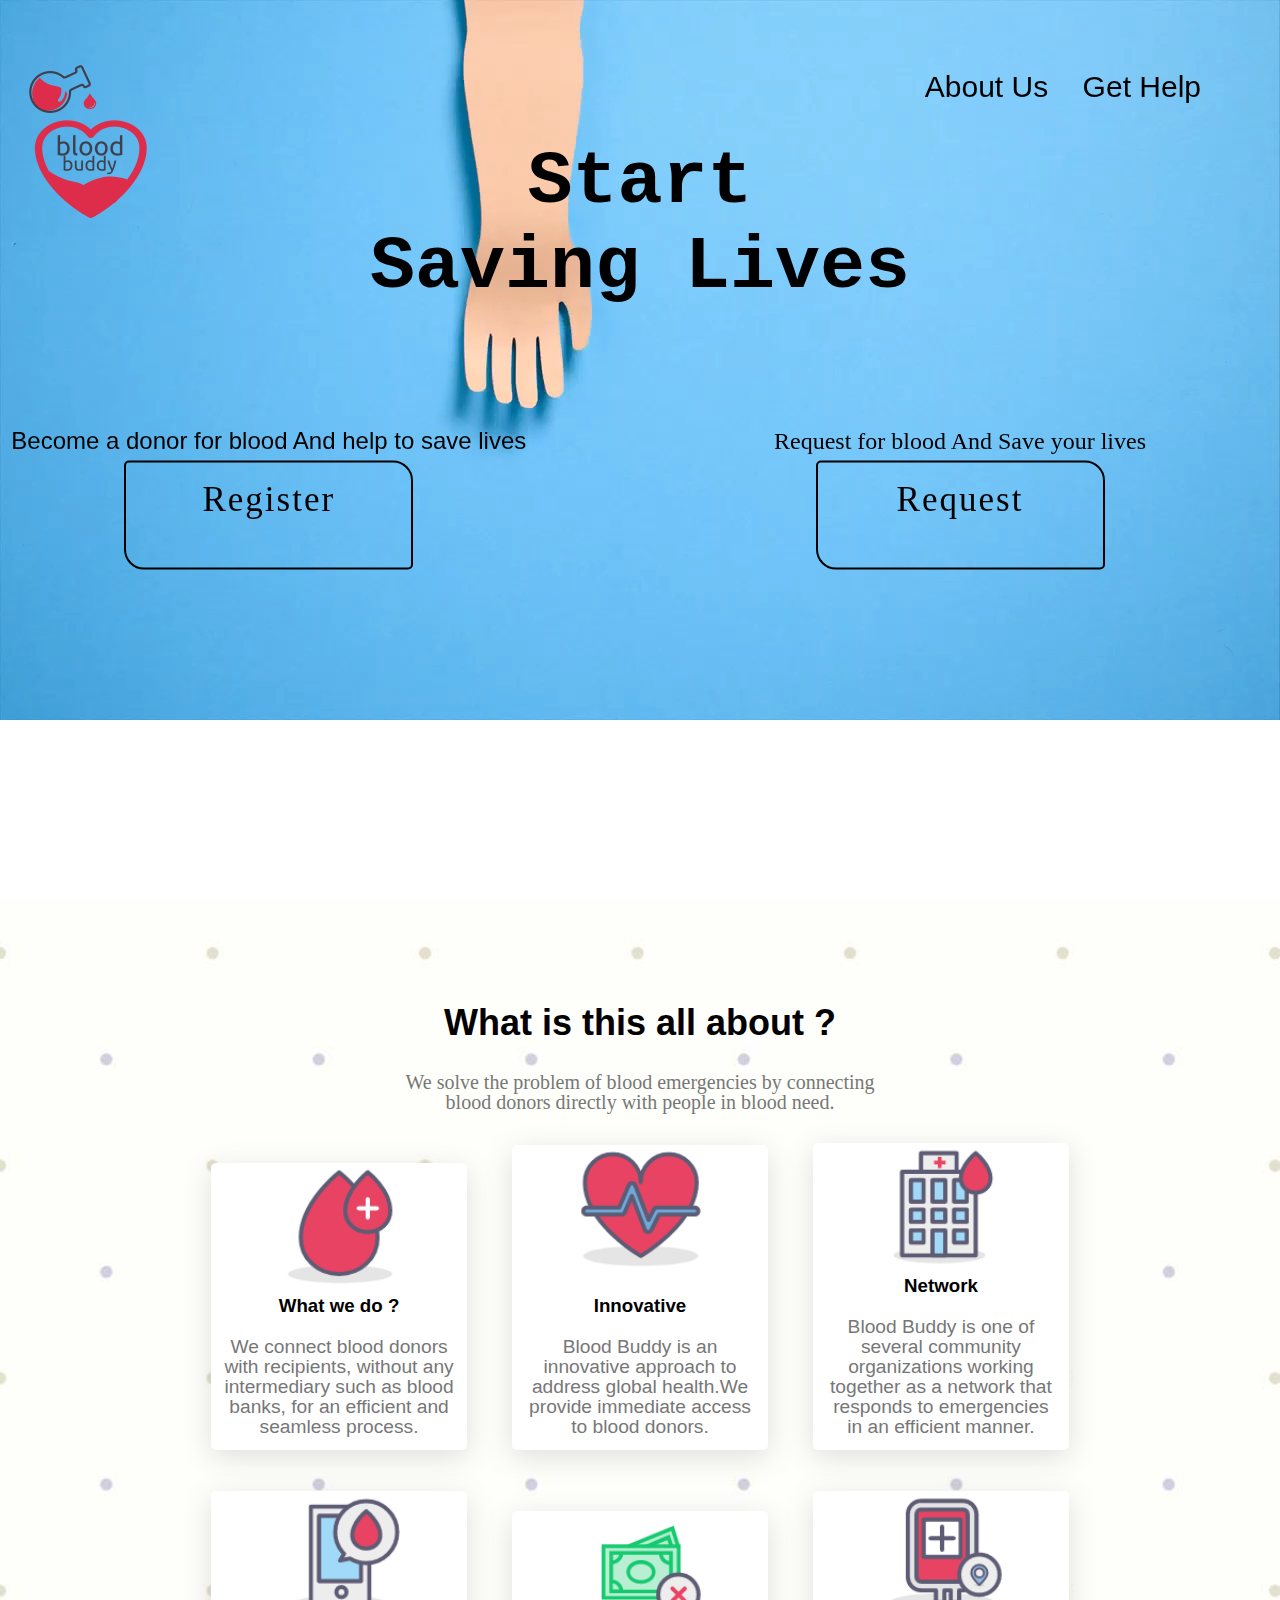
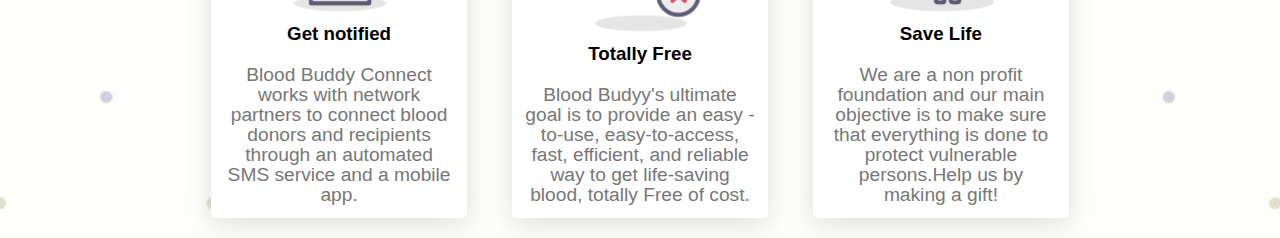
<file: index.html>
<!DOCTYPE html>
<head>
    <title>BLOOD BUDDY</title>
    <link rel="stylesheet" href='index.css'>
</head>
    <header>
    	<video autoplay muted loop plays-inline id="homevideo">
    		<source src="homevideo.mp4" type="video/mp4">
    	</video>
        <div id="logo"><img src="start.png">  </div>
        <div id="nav">
            <div class="header-list" id="headerl">
                <ul>
                    <li><a class="scroll" href="#about-us">About Us</a></li>
                    <li><a href="help.html" target="_blank">Get Help</a></li>
                </ul>
            </div>
        </div>
        <div class="text-box0">
            <h2>Start</br>Saving Lives </h2>
        </div>
        <div class="text-box1">
            <p>Become a donor for blood And help to save lives</p>
            <a href='reg.html' class="hero-btn" target="_blank">Register</a>
        </div>
        
        <div class="text-box2">
            <p>Request for blood And Save your lives</p>
            <a href='acceptor.html' class="hero-btn">Request</a>
        </div>
        
    </header>

   
    <main>
        <section id="about-us">
            <div class="about">
                <h1 class="heading">What is this all about ?</h1> <br>
                <p class="head-des" class="text">We solve the problem of blood emergencies by connecting <span
                        class="one-line"><br></span> blood donors directly with people in blood need. </p>
                <div class="row">
                    <div class="about-col">
                        <div class="image">
                            <img src="drop.png">
                        </div>
                        <h3>What we do ?</h3>
                        <p>We connect blood donors with recipients, without any intermediary such as blood banks, for an
                            efficient and seamless process.</p>
                    </div>
                    <div class="about-col">
                        <div class="image">
                            <img src="innovation.png">
                        </div>
                        <br>
                        <h3>Innovative</h3>
                        <p>Blood Buddy is an innovative approach to address global health.We provide <span>immediate
                                access</span> to blood donors.</p>
                    </div>
                    <div class="about-col">
                        <div class="image">
                            <img src="./Images/netwotk.png">
                        </div>
                        <h3>Network</h3>
                        <p>Blood Buddy is one of several community organizations working together as a network that
                            responds to emergencies in an efficient manner.</p>
                    </div>
                    <div class="about-col">
                        <div class="image">
                            <img src="./Images/noti.png">
                        </div>
                        <h3>Get notified</h3>
                        <p>Blood Buddy Connect works with network partners to connect blood donors and recipients
                            through an automated SMS service and a mobile app.</p>
                    </div>
                    <div class="about-col">
                        <div class="image">
                            <img src="./Images/cost.png">
                        </div>
                        <h3>Totally Free</h3>
                        <p>Blood Budyy's ultimate goal is to provide an easy -to-use, easy-to-access, fast, efficient,
                            and reliable way to get life-saving blood, totally Free of cost.</p>
                    </div>
                    <div class="about-col">
                        <div class="image">
                            <img src="./Images/save.png">
                        </div>
                        <h3>Save Life</h3>
                        <p>We are a non profit foundation and our main objective is to make sure that everything is done
                            to protect vulnerable persons.<span>Help
                                us by making a gift!</span></p>
                    </div>
                </div>
            </div>
        </section>
    </main>
</body>

</html>
</file>
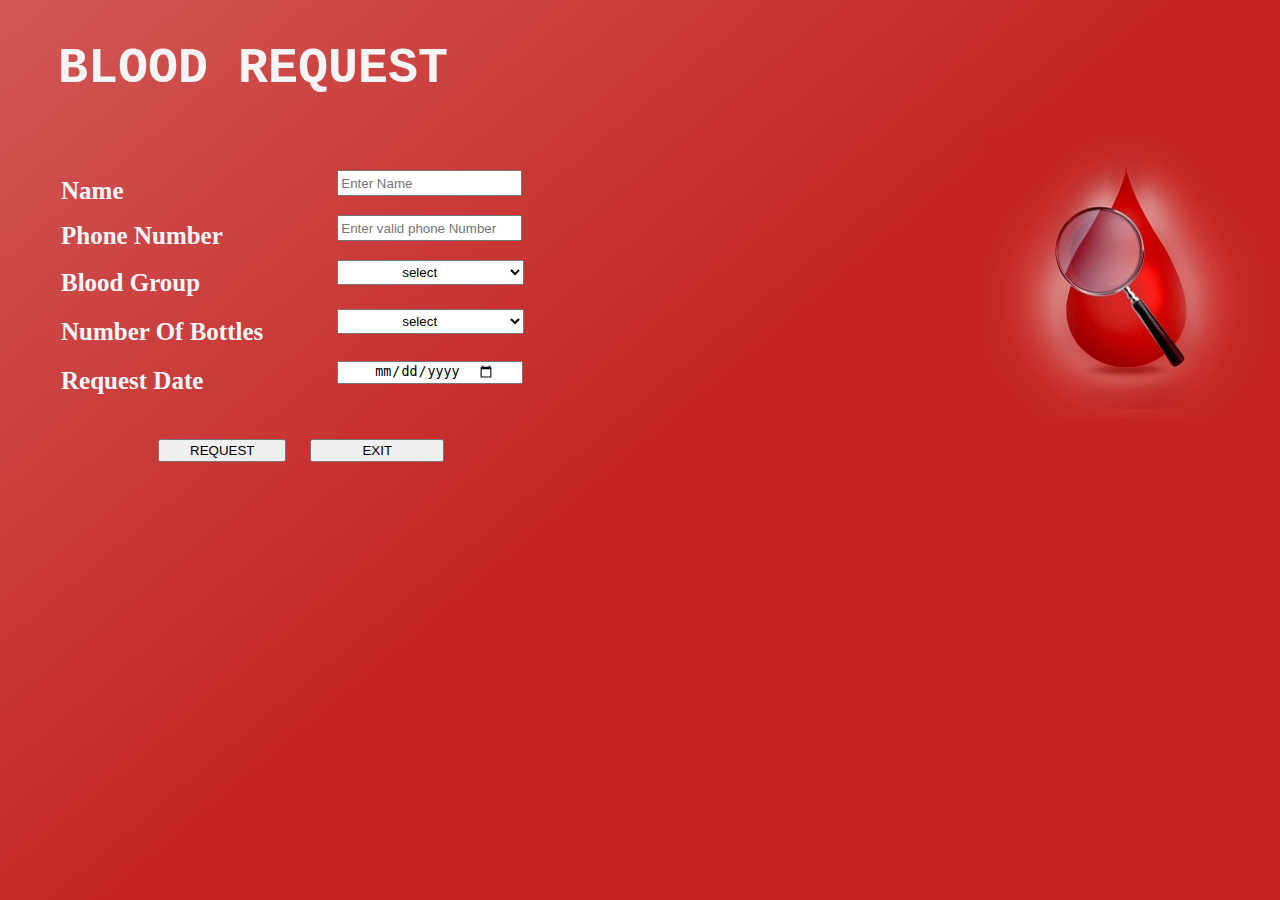
<file: acceptor.html>
<html>
    <head>
        <title>FindBloodDonors</title>
        <style>
            body{
                background-size: cover; 
                background: linear-gradient(140deg,#d15856,#c42522,#c42522);
            }
            h1{
                font-size: 50;
                color: whitesmoke;
                margin-top: 40;
                margin-left: 50;
                font-family: 'Courier New', Courier, monospace;
            }
            table{
                margin-left: 50;
                margin-top: 70;
            }
            td{
                color: aliceblue;
                font-size: 25px;
                font-weight: bold;
            }
            img{
                float: right;
            }
            .Name,.Phone
            {
                margin-left: 70px;
                margin-bottom: 15px;
                padding-top: 4px;
                padding-bottom: 3px;
            }
            .BloodGroup{
                padding-left: 60px;
                padding-right: 70px;
                margin-left: 70px;
                margin-bottom: 20px;
                padding-top: 3px;
                padding-bottom: 3px;
            }
            /*.District{
                padding-left: 60px;
                padding-right: 10px;
                margin-left: 70px;
                margin-bottom: 20px;
                padding-top: 3px;
                padding-bottom: 3px;
            }*/
            .NoOfBottles{
                padding-left: 60px;
                padding-right: 70px;
                margin-left: 70px;
                padding-top: 3px;
                padding-bottom: 3px;
                margin-bottom: 20px;
            }
            .anchor{
            	text-decoration:none;
            }
            .RequestDate{
                margin-left: 70px;
                padding-left: 35px;
                margin-bottom: 20px;
		margin-top: 3px;
		padding-right: 26px;
		padding-top:0px;
		padding-bottom: 2px ;

            }
            .button-1{
                margin-left: 150px;
                padding: 2px 30px;
            }
            .button-2{
                padding: 2px 50px;
                margin-left: 20px;
                text-decoration:none;
            }
            /*.state{
                padding-left: 5px;
                margin-left: 70px;
                margin-bottom:20px;
                padding-top: 3px;
                padding-bottom: 3px;
            }*/
        </style>
    </head>
    
    <body>
    
        <h1>BLOOD REQUEST</h1>
        <img src="blood_drop_search.jpg">
        <table>
            <tr>
                <td>Name </td>
                <td><input type="text"placeholder="Enter Name" class="Name" required></td>
            </tr>
            <tr>
                <td>Phone Number </td>
                <td><input type="tel" maxlength="10" class="Phone" placeholder="Enter valid phone Number"></td>
            </tr>
            <tr>
                <td>Blood Group</td>
                <td>
                        <select name="BloodGroup" size="0" class="BloodGroup">
                            <option value="" disabled selected>select</option>
                            <option value="A+" name="Group">A+</option>
                            <option value="O+" name="Group">O+</option>
                            <option value="B+" name="Group">B+</option>
                            <option value="AB+" name="Group">AB+</option>
                            <option value="A-" name="Group">A-</option>
                            <option value="O-" name="Group">O-</option>
                            <option value="B-" name="Group">B-</option>
                            <option value="AB-" name="Group">AB-</option>
                        </select>
                </td>
            </tr>
            
            <!--<tr>
                <td>State</td>
                <td><input type="text" class="state" name="price" id="price" value="ANDHRA PRADESH" readonly></td>
            </tr>
            <tr>
                <td>Select District</td>
                <td>
                        <select name="SelectState" size="0" class="District">
                            <option value="" disabled selected>select</option>
                            <option value="Srikakulam" name="Group">Srikakulam</option>
                            <option value="Vizayanagaram" name="Group">Vizayanagaram</option>
                            <option value="Visakhapatnam" name="Group">Visakhapatnam</option>
                            <option value="East Godavari" name="Group">East Godavari</option>
                            <option value="West Godavari" name="Group">West Godavari</option>
                            <option value="Krishna" name="Group">Krishna</option>
                            <option value="Guntur" name="Group">Guntur</option>
                            <option value="Prakasam" name="Group">Prakasam</option>
                            <option value="Nellore" name="Group">Nellore</option>
                            <option value="Kurnool" name="Group">Kurnool</option>
                            <option value="Anantapur" name="Group">Anantapur</option>
                            <option value="Kadapa" name="Group">Kadapa</option>
                            <option value="Chitoor" name="Group">Chitoor</option>
                        </select>
                </td>
            </tr>-->
            <tr>
                <td>Number Of Bottles</td>
                <td>
                        <select name="DropDownList" size="0" class="NoOfBottles" required>
                            <option value="" disabled selected>select</option>
                            <option value="1" name="Bottles">1</option>
                            <option value="2" name="Bottles">2</option>
                            <option value="3" name="Bottles">3</option>
                        </select>
                </td>
            </tr>
            <tr>
                <td>Request Date</td>
                <td><input type="date" class="RequestDate"></td>
            </tr>
            <tr>
                <td>&nbsp;</td><td>&nbsp;</td>
            </tr>
        </table>
        <input type="reset" value="REQUEST" class="button-1" onclick="Successful()">
        <a class="anchor" href="index.html"><button class="button-2" value="EXIT" >EXIT</button></a>
        
        
    </body>
    <script src="./js/acceptor.js">
        
    </script>
</html>
</file>
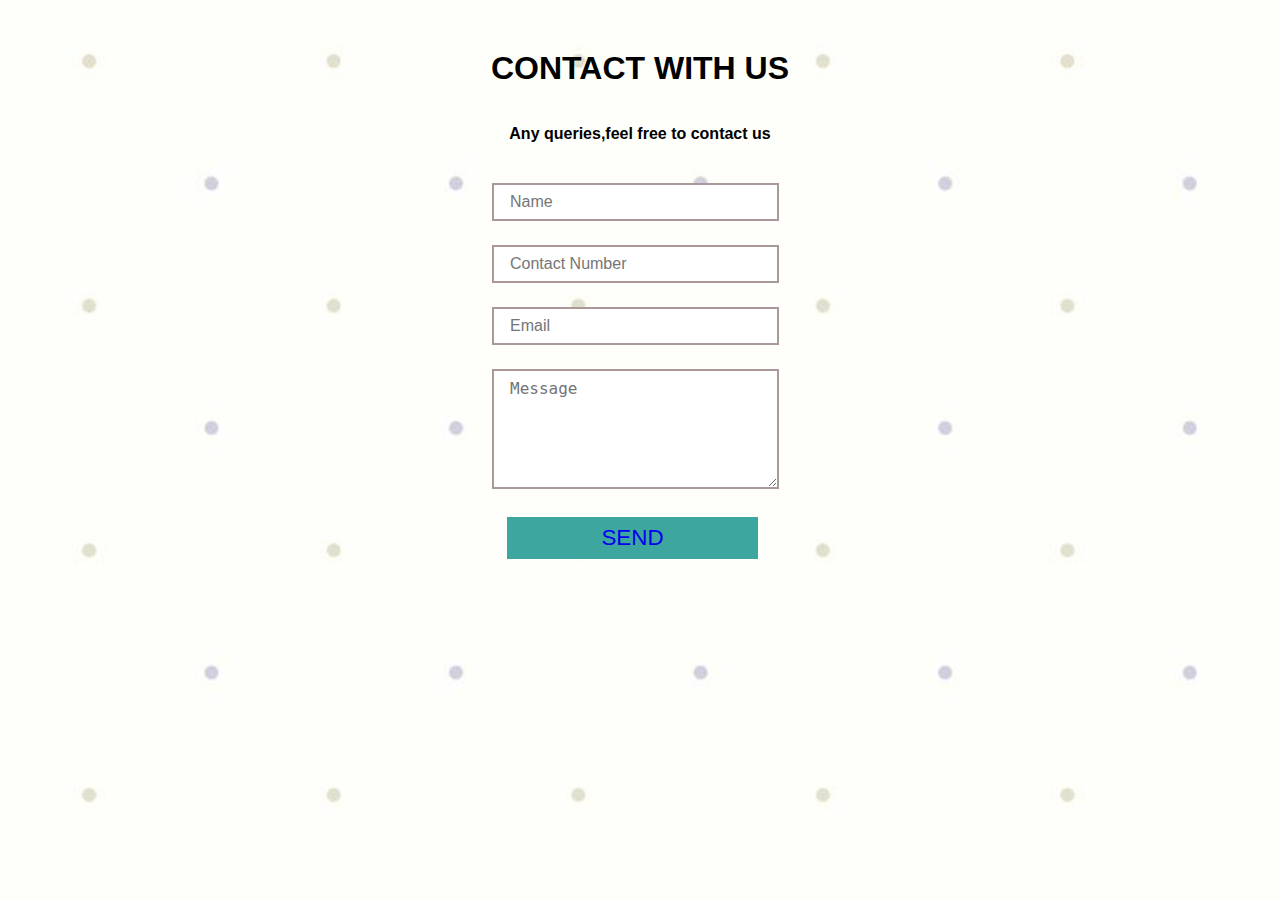
<file: help.html>
<!DOCTYPE html>
<head>
    <link rel="stylesheet" type="text/css" href="help.css">
    <title>Connect with us </title>
</head>
<body>
    <main>
        <div class="container">
            <h1>CONTACT WITH US</h1>
            <h4>Any queries,feel free to contact us</h4>
            <table id="table">
                <tr>  <td><input type="text" name="name" class="field" placeholder="Name"></td>  </tr>
                <tr>  <td><input type="tel" name="pno" class="field" placeholder="Contact Number"></td>  </tr>
                <tr>  <td><input type="email" name="mail" class="field" placeholder="Email"></td>  </tr>
                <tr>  <td><textarea placeholder="Message" class="field"></textarea> </td> </tr>
                <tr><td><button class="btn" onclick="myFunction()"><a href="#" class="anchor">SEND</a></button> 
                </td> </tr>
            </table>
        </div>
    </main>

<script type="text/javascript">
    function myFunction(){
            window.alert("Thank you for contacting us, we will be in touch with you soon");
    }
 </script>

</body>

</html>
</file>
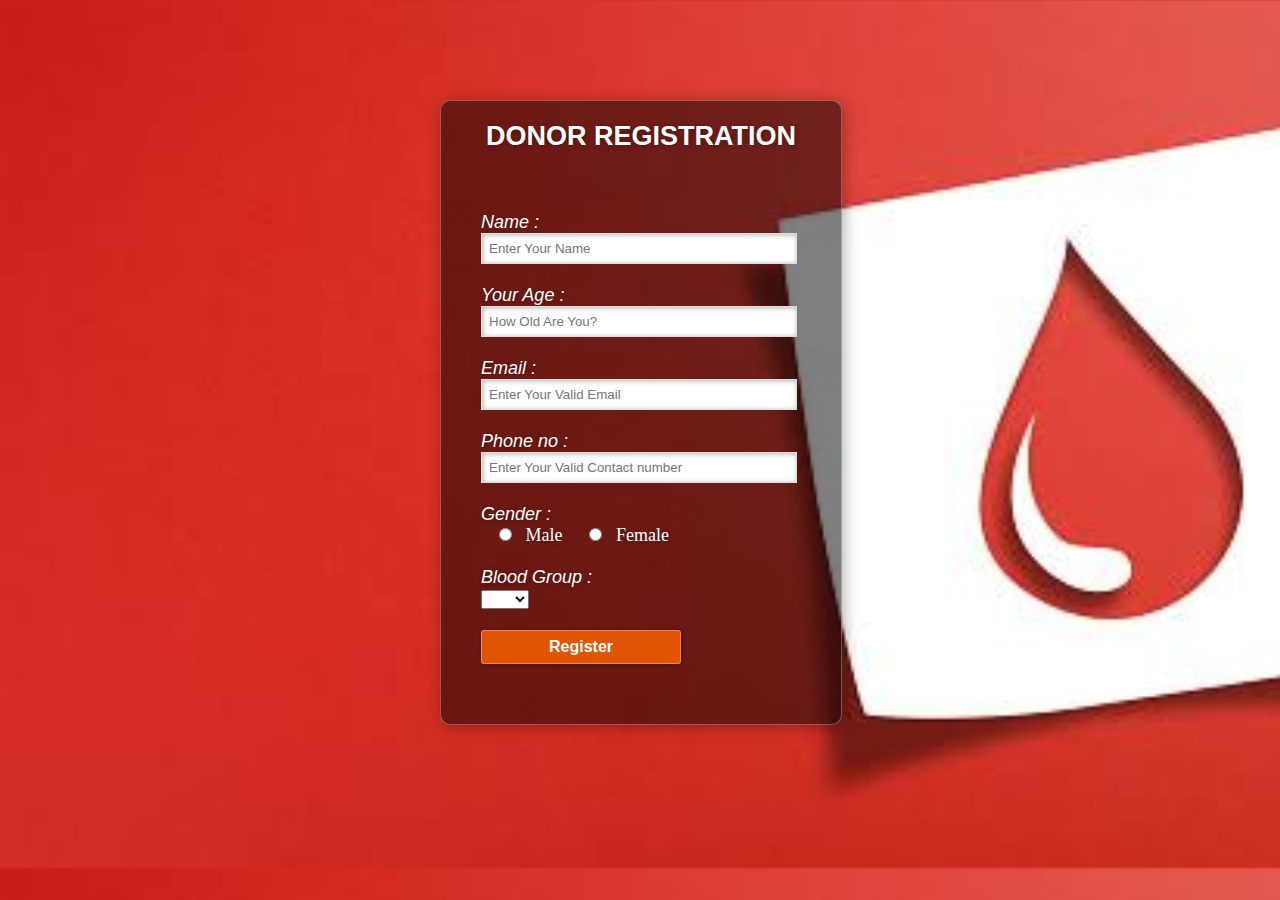
<file: reg.html>
<!DOCTYPE html>
<html>
<head>
	<title>Registration Form</title>
	<link rel="stylesheet" type="text/css" href="reg.css">
</head>
<body>
<div class="main">
<div class="register">
	<h2>DONOR REGISTRATION</h2>
	<form id="register" method="post">

		<label>Name : </label>
		<br>
		<input type="text" name="name" id="name" placeholder="Enter Your Name" >
		<br><br>

		<label>Your Age : </label>
		<br>
		<input type="number" name="age" id="age" placeholder="How Old Are You?" >
		<br><br>

		<label>Email : </label>
		<br>
		<input type="email" name="email" id="name" placeholder="Enter Your Valid Email" >
		<br><br>

		<label>Phone no : </label>
		<br>
		<input type="tel" name="phone" id="name" placeholder="Enter Your Valid Contact number" >
		<br><br>

		<label>Gender : </label>
		<br>
		&nbsp;&nbsp;&nbsp;
		<input type="radio" name="gender" id="male">
		&nbsp;
		<span id="male">Male</span>
		&nbsp;&nbsp;&nbsp;&nbsp;
		<input type="radio" name="gender" id="female">
		&nbsp;
		<span id="female">Female</span>
		<br><br>

		<label>Blood Group : </label>
		<br>
		<select name="blood" id="bloodgroup">
		<option value="" disabled selected></option>
        <option value="A+">A+</option>
        <option value="A-">A-</option>
        <option value="B+">B+</option>
        <option value="B-">B-</option>
        <option value="O+">O+</option>
        <option value="O-">O-</option>
        <option value="AB+">AB+</option>
        <option value="AB-">AB-</option>
        </select>
        <br><br>

		<input type="submit" value="Register" name="submit" id="submit" onclick="myFunction()">
	</form>
</div>
</div>

<script src="./js/registration.js">
 </script>

</body>
</html>
</file>
<file: index.css>
* {
  margin: 0px;
}

header{
  overflow: hidden;
  height: 100vh;
  width: 100%;
  background-size: cover;
  position: relative;
  background-attachment: fixed;
}

#homevideo{
	height: auto;
	width:100%;
	align-items:center;
	justify-content:center;
	transition:0.5s;
}

#logo {
  position: absolute;
  top: 15%;
  left: 7%;
  transform: translate(-50%, -50%);
  text-align: center;
  font-family: sans-serif;
}


#nav {
  width: 90%;
  color: black;
  position: absolute;
  top: 10%;
  left: 50%;
  transform: translate(-50%, -50%);
  text-align: center;
  font-family:sans-serif;
  line-height: 50px;
}
#nav .header-list {
  flex: 1;
  text-align: right;
}

.header-list ul li {
  list-style: none;
  display: inline-block;
  padding: 8px 15px;
  position: relative;
}

.header-list ul li a {
  color: black;
  font-size: 30px;
  text-decoration: none;
  font-family:sans-serif;
}

.header-list ul li::after {
  content: "";
  height: 2px;
  background: #87691b;
  display: block;
  margin: auto;
  transition: 0.5s;
  width: 0%;
}

.header-list ul li:hover::after {
  width: 100%;
}

.text-box0{
  width: 80%;
  color: black;
  position: absolute;
  top: 25%;
  left: 50%;
  transform: translate(-50%, -50%);
  text-align: center;
  font-family: monospace;
  font-size:50px;
}

.text-box1{
  width: 80%;
  color: black;
  position: absolute;
  top: 55%;
  left: 21%;
  transform: translate(-50%, -50%);
  text-align: center;
  font-family: sans-serif;
  line-height: 50px;
}
.text-box1 p {
  margin: 10px 1 40px;
  font-size: 24px;
  color: black;
}

.text-box2 {
  width: 80%;
  color: black;
  position: absolute;
  top: 55%;
  left: 75%;
  transform: translate(-50%, -50%);
  text-align: center;
  font-family: "Neuton", serif;
  line-height: 50px;
}
.text-box2 p {
  margin: 10px 1 40px;
  font-size: 24px;
  color: black;
}
.hero-btn {       /* for register and request anchor tags */
  border-radius:5px;	
  display: inline-block;
  text-decoration: none;
  color: black;
  border: 2px solid black;
  border-radius: 5px 20px 5px;
  padding: 12px 30px;
  font-size: 35px;
  background: transparent;
  position: relative;
  cursor: pointer;
  width: 25vh;
  letter-spacing: 2px;
  height: 9vh;
  font-family: "sans-serif";
}

.hero-btn:hover {
  border: 1px solid #cd5c5c;
  background: #c42522;
  transition: 1s;
  font-weight: 500;
}

/*ABOUT*/

.about {
  width: 80%;
  margin: auto;
  text-align: center;
  padding-top: 8%;
}

h1 {
  font-size: 30px;
  font-weight: 600;
}

p {
  color: #777;
  font-size: 20px;
  font-weight: 300;
  padding: 10px;
  line-height: 20px;
}

.about-col {
  transition: transform 1s;
  width: 25%;
  display: inline-block;
  box-shadow: rgba(100, 100, 111, 0.2) 0px 7px 29px 0px;
  border-radius: 5px;
  position: relative;
  background: white;
  margin: 2%;
}

.about-col:hover {
  transform: scale(1.03, 1.03);
}

.image img {
  width: 50%;
  border-top-right-radius: 5px;
  border-top-left-radius: 5px;
}

.about h3 {
  font-family:sans-serif;
}

.about-col p {
  padding: 3px;
  text-align: center;
  padding-top: 10px;
  border-radius: 2.8rem;
  margin: 10px;
  z-index: -1;
  font-family:sans-serif;
  font-size: 1.2rem;
}

.heading {
  font-size: 36px;
  font-weight: 600;
  font-family: sans-serif;
}

main {
  background: url("div.jpg");
  background-repeat: no-repeat;
  background-size: cover;
}
</file>
<file: help.css>
* {
    margin: 0px;
    padding: 0;
}

body{
    background: url("div.jpg");
    background-repeat: no-repeat;
    background-color: grey;
    background-size: 150%;
    background-position: -400px 0px;
}
main{
    width:300px;
    margin: 50px auto 0px auto;
}

h1,h4{
    text-align: center;
	position: relative;
	padding: 0 0 8px;
	margin-bottom: 30px;
    font-family: sans-serif;
}

.field{
	width: 100%;
	border: 2px solid rgba(45, 0, 0, 0.4);
	padding: 0.5rem 1rem;
	font-size: 1rem;
	margin-bottom: 22px;
	transition: .3s;
}

.field:hover{
	background-color: rgba(1, 12, 23, 0.3);
}

textarea{
	min-height: 100px;
}

.btn{
	width: 100%;
	padding: 0.5rem 1rem;
	background-color:#3da69f;
	font-size: 1.4rem;
	border: none;
	cursor: pointer;
	transition: .3s;
    margin-left: 15px;
}

.btn:hover{
    background-color: #574e4f;
}

.anchor{
    text-decoration: none;
}
</file>
<file: reg.css>
*{
	margin: 0;
	padding: 0;
}

body{
	background: url("blood.jpeg");
	background-size: 150%;
	background-position: -400px 0px;
}

div.main{
	width: 400px;
	margin: 100px auto 0px auto;
}

h2{
	text-align: center;
	padding: 20px;
	font-family: sans-serif;
}

div.register{
	background-color: rgba(0, 0, 0, 0.5);
	width: 100%;
	font-size: 18px;
	border-radius: 10px;
	border: 1px solid rgba(255, 255, 255, 0.3);
	box-shadow: 2px 2px 15px rgba(0, 0, 0, 0.3);
	color: #fff;
}

form#register{
	margin:  40px;
}

label{
	font-family: sans-serif;
	font-size: 18px;
	font-style: italic;
}

input#name,#age{
	width: 300px;
	border: 1px solid #ddd;
	border-radius: -3px;
	outline: 0;
	padding: 7px;
	background-color: #fff;
	box-shadow: inset 1px 1px 5px rgba(0, 0, 0, 0.3);
}

input#submit{
	width: 200px;
	padding: 7px;
	font-size: 16px;
	font-family: sans-serif;
	font-weight: 600;
	border: none;
	border-radius: 3px;
	background-color: rgba(255, 100, 0, 0.8);
	color: #fff;
	cursor: pointer;
	border: 1px solid rgba(255, 255, 255, 0.3);
	box-shadow: 1px 1px 5px rgba(0, 0, 0, 0.3);
	margin-bottom: 20px;
}

label,span,h2{
	text-shadow: 1px 1px 5px rgba(0, 0, 0, 0.3);
}
</file>
